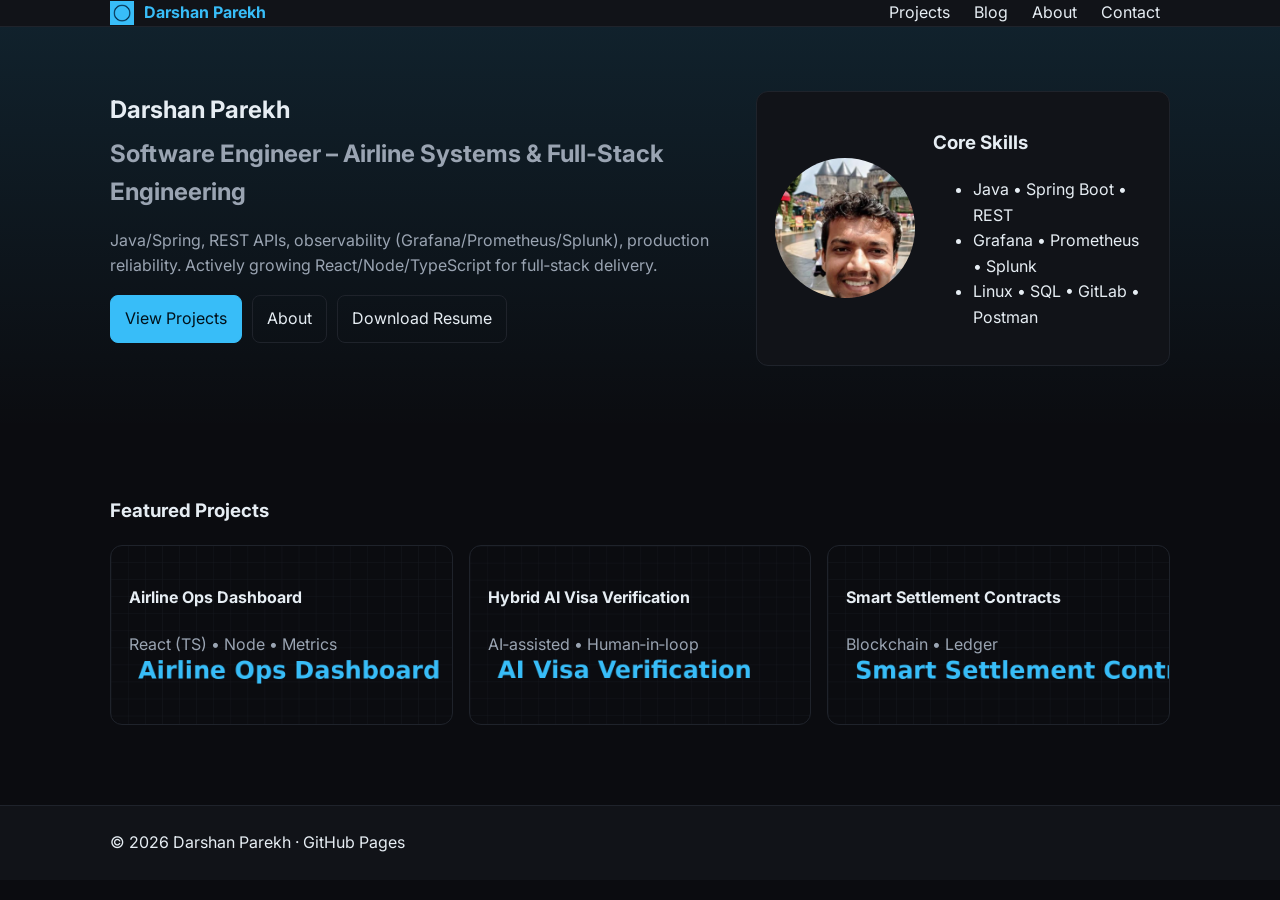
<file: index.html>
<!doctype html><html lang='en'><head><title>Darshan Parekh – Portfolio</title>
  <meta charset='utf-8'/>
  <meta name='viewport' content='width=device-width, initial-scale=1'/>
  <link rel='icon' href='favicon.ico'>
  <link rel='preconnect' href='https://fonts.googleapis.com'>
  <link href='https://fonts.googleapis.com/css2?family=Inter:wght@400;600;700&display=swap' rel='stylesheet'>
  <link rel='stylesheet' href='assets/css/styles.css'>
  <meta property='og:image' content='assets/img/og-image.png'>
</head><body>

<header class='header'>
  <div class='container bar'>
    <a class='brand' href='index.html'><img src='assets/img/favicon-32.png' alt=''> Darshan Parekh</a>
    <nav class='nav'>
      <a href='projects.html'>Projects</a>
      <a href='blog.html'>Blog</a>
      <a href='about.html'>About</a>
      <a href='contact.html'>Contact</a>
    </nav>
  </div>
</header>

<section class='hero'>
  <div class='container grid two'>
    <div>
      <h1>Darshan Parekh</h1>
      <h2>Software Engineer – Airline Systems & Full‑Stack Engineering</h2>
      <p class='lead'>Java/Spring, REST APIs, observability (Grafana/Prometheus/Splunk), production reliability. Actively growing React/Node/TypeScript for full‑stack delivery.</p>
      <div class='cta'>
        <a class='btn primary' href='projects.html'>View Projects</a>
        <a class='btn' href='about.html'>About</a>
        <a class='btn' href='Darshan_Parekh_Resume_Emirates_FullStack_SSE.docx' download>Download Resume</a>
      </div>
    </div>
    <div class='card profile'>
      <img src='assets/img/profile.jpg' alt='Profile'>
      <div>
        <h3>Core Skills</h3>
        <ul>
          <li>Java • Spring Boot • REST</li>
          <li>Grafana • Prometheus • Splunk</li>
          <li>Linux • SQL • GitLab • Postman</li>
        </ul>
      </div>
    </div>
  </div>
</section>
<section class='section'>
  <div class='container'>
    <h3>Featured Projects</h3>
    <div class='cards'>
      <article class='card thumb' style="background-image:url('assets/img/thumb1.png')"><h4>Airline Ops Dashboard</h4><p class='muted'>React (TS) • Node • Metrics</p></article>
      <article class='card thumb' style="background-image:url('assets/img/thumb2.png')"><h4>Hybrid AI Visa Verification</h4><p class='muted'>AI‑assisted • Human‑in‑loop</p></article>
      <article class='card thumb' style="background-image:url('assets/img/thumb3.png')"><h4>Smart Settlement Contracts</h4><p class='muted'>Blockchain • Ledger</p></article>
    </div>
  </div>
</section>

<footer class='site-footer'>
  <div class='container'>© 2026 Darshan Parekh · GitHub Pages</div>
</footer>

</body></html>
</file>
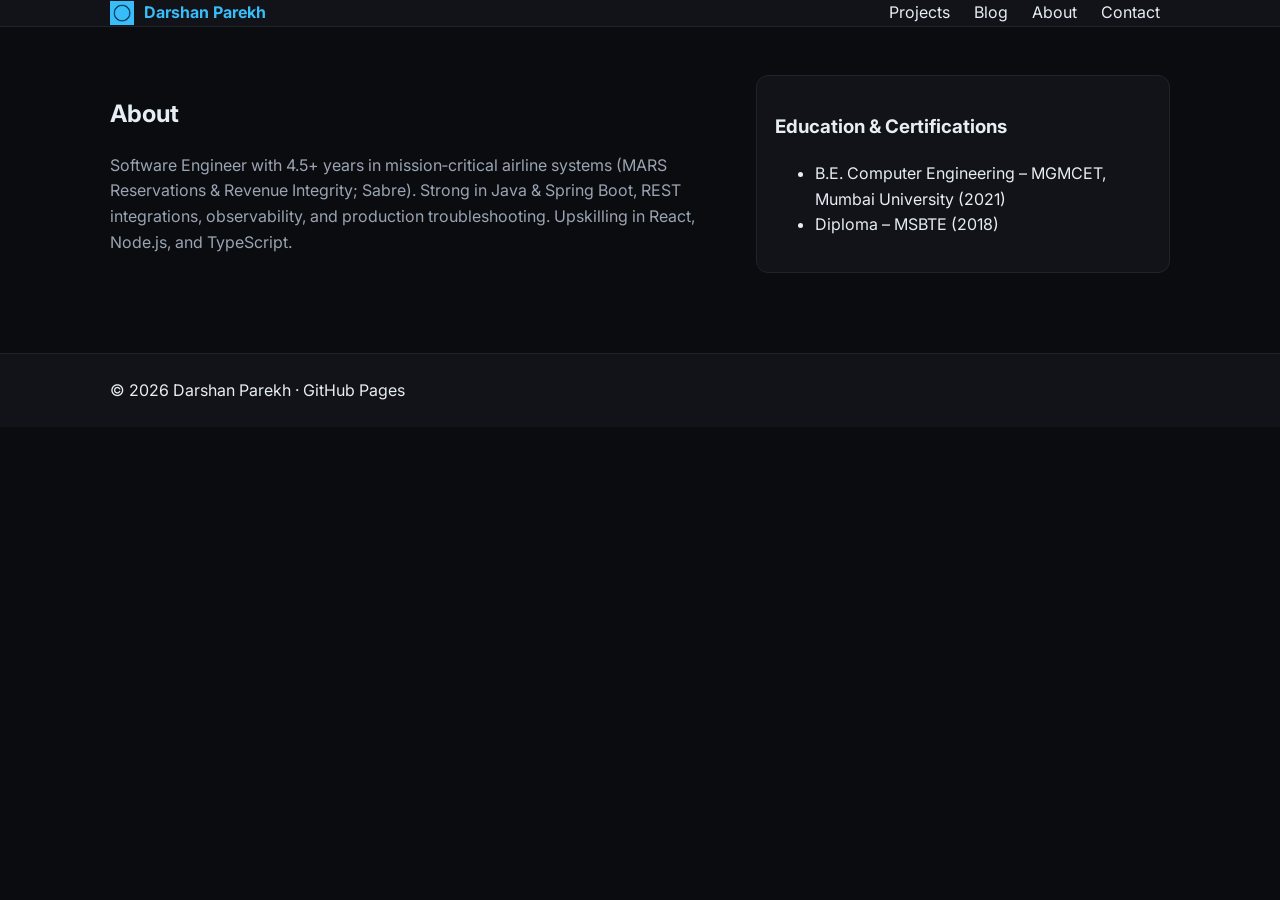
<file: about.html>
<!doctype html><html lang='en'><head><title>About – Darshan Parekh</title>
  <meta charset='utf-8'/>
  <meta name='viewport' content='width=device-width, initial-scale=1'/>
  <link rel='icon' href='favicon.ico'>
  <link rel='preconnect' href='https://fonts.googleapis.com'>
  <link href='https://fonts.googleapis.com/css2?family=Inter:wght@400;600;700&display=swap' rel='stylesheet'>
  <link rel='stylesheet' href='assets/css/styles.css'>
  <meta property='og:image' content='assets/img/og-image.png'>
</head><body>

<header class='header'>
  <div class='container bar'>
    <a class='brand' href='index.html'><img src='assets/img/favicon-32.png' alt=''> Darshan Parekh</a>
    <nav class='nav'>
      <a href='projects.html'>Projects</a>
      <a href='blog.html'>Blog</a>
      <a href='about.html'>About</a>
      <a href='contact.html'>Contact</a>
    </nav>
  </div>
</header>

<section class='section'><div class='container grid two'>
<div>
<h1>About</h1>
<p class='lead'>Software Engineer with 4.5+ years in mission‑critical airline systems (MARS Reservations & Revenue Integrity; Sabre). Strong in Java & Spring Boot, REST integrations, observability, and production troubleshooting. Upskilling in React, Node.js, and TypeScript.</p>
</div>
<div class='card'>
<h3>Education & Certifications</h3>
<ul><li>B.E. Computer Engineering – MGMCET, Mumbai University (2021)</li><li>Diploma – MSBTE (2018)</li></ul>
</div>
</div></section>

<footer class='site-footer'>
  <div class='container'>© 2026 Darshan Parekh · GitHub Pages</div>
</footer>

</body></html>
</file>
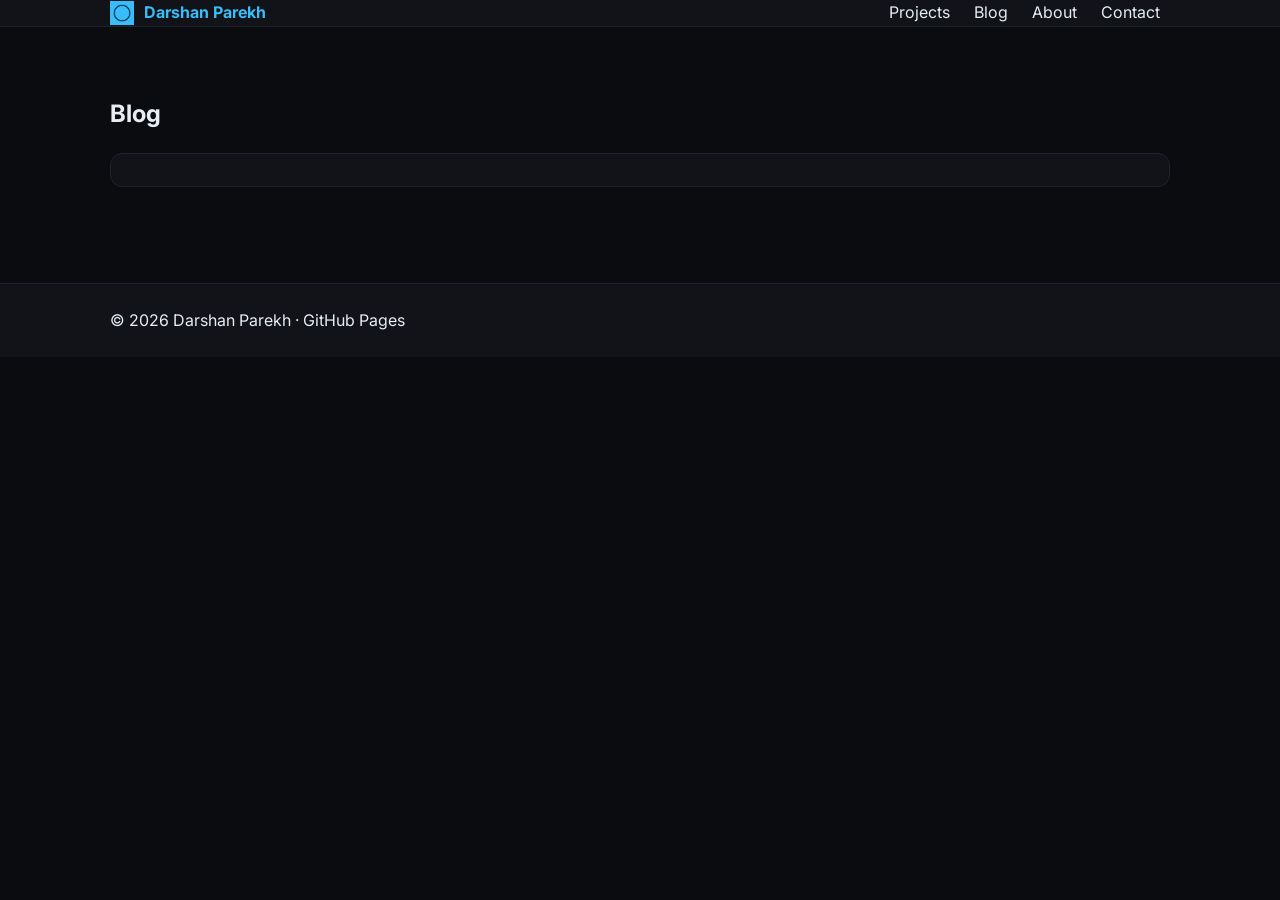
<file: blog.html>
<!doctype html><html lang='en'><head><title>Blog – Darshan Parekh</title>
  <meta charset='utf-8'/>
  <meta name='viewport' content='width=device-width, initial-scale=1'/>
  <link rel='icon' href='favicon.ico'>
  <link rel='preconnect' href='https://fonts.googleapis.com'>
  <link href='https://fonts.googleapis.com/css2?family=Inter:wght@400;600;700&display=swap' rel='stylesheet'>
  <link rel='stylesheet' href='assets/css/styles.css'>
  <meta property='og:image' content='assets/img/og-image.png'>
</head><body>

<header class='header'>
  <div class='container bar'>
    <a class='brand' href='index.html'><img src='assets/img/favicon-32.png' alt=''> Darshan Parekh</a>
    <nav class='nav'>
      <a href='projects.html'>Projects</a>
      <a href='blog.html'>Blog</a>
      <a href='about.html'>About</a>
      <a href='contact.html'>Contact</a>
    </nav>
  </div>
</header>

<section class='section'><div class='container'>
<h1>Blog</h1>
<ul id='blog-list' class='card' style='list-style:none;padding:16px'></ul>
</div></section>

<footer class='site-footer'>
  <div class='container'>© 2026 Darshan Parekh · GitHub Pages</div>
</footer>

</body></html>
</file>
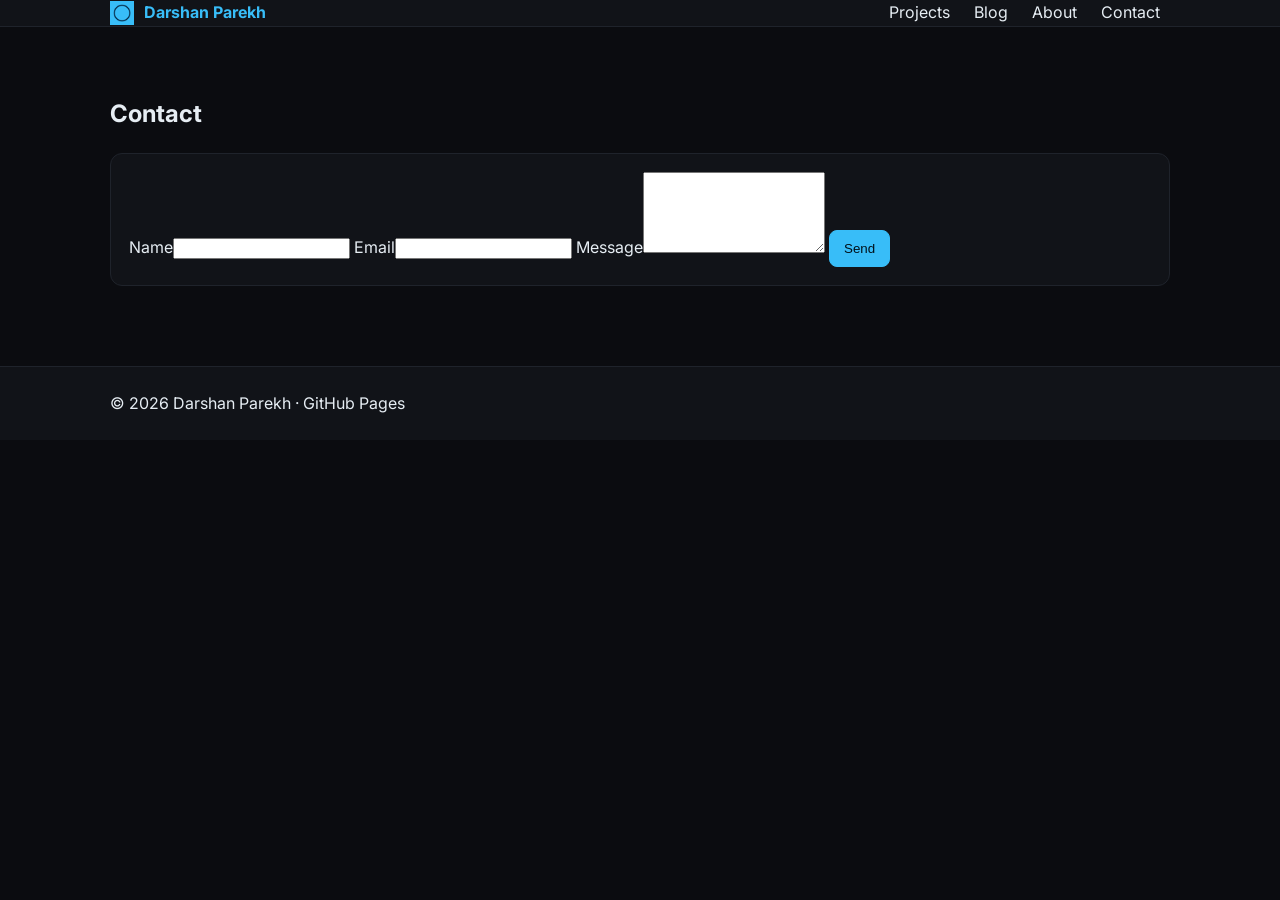
<file: contact.html>
<!doctype html><html lang='en'><head><title>Contact – Darshan Parekh</title>
  <meta charset='utf-8'/>
  <meta name='viewport' content='width=device-width, initial-scale=1'/>
  <link rel='icon' href='favicon.ico'>
  <link rel='preconnect' href='https://fonts.googleapis.com'>
  <link href='https://fonts.googleapis.com/css2?family=Inter:wght@400;600;700&display=swap' rel='stylesheet'>
  <link rel='stylesheet' href='assets/css/styles.css'>
  <meta property='og:image' content='assets/img/og-image.png'>
</head><body>

<header class='header'>
  <div class='container bar'>
    <a class='brand' href='index.html'><img src='assets/img/favicon-32.png' alt=''> Darshan Parekh</a>
    <nav class='nav'>
      <a href='projects.html'>Projects</a>
      <a href='blog.html'>Blog</a>
      <a href='about.html'>About</a>
      <a href='contact.html'>Contact</a>
    </nav>
  </div>
</header>

<section class='section'><div class='container'>
<h1>Contact</h1>
<form class='card' data-js='contact' action='https://formspree.io/f/xyyrrpqa' method='POST'>
  <label>Name<input name='name' required></label>
  <label>Email<input type='email' name='email' required></label>
  <label>Message<textarea name='message' rows='5' required></textarea></label>
  <button class='btn primary' type='submit'>Send</button>
  <div id='contact-status'></div>
</form>
</div></section>

<footer class='site-footer'>
  <div class='container'>© 2026 Darshan Parekh · GitHub Pages</div>
</footer>

</body></html>
</file>
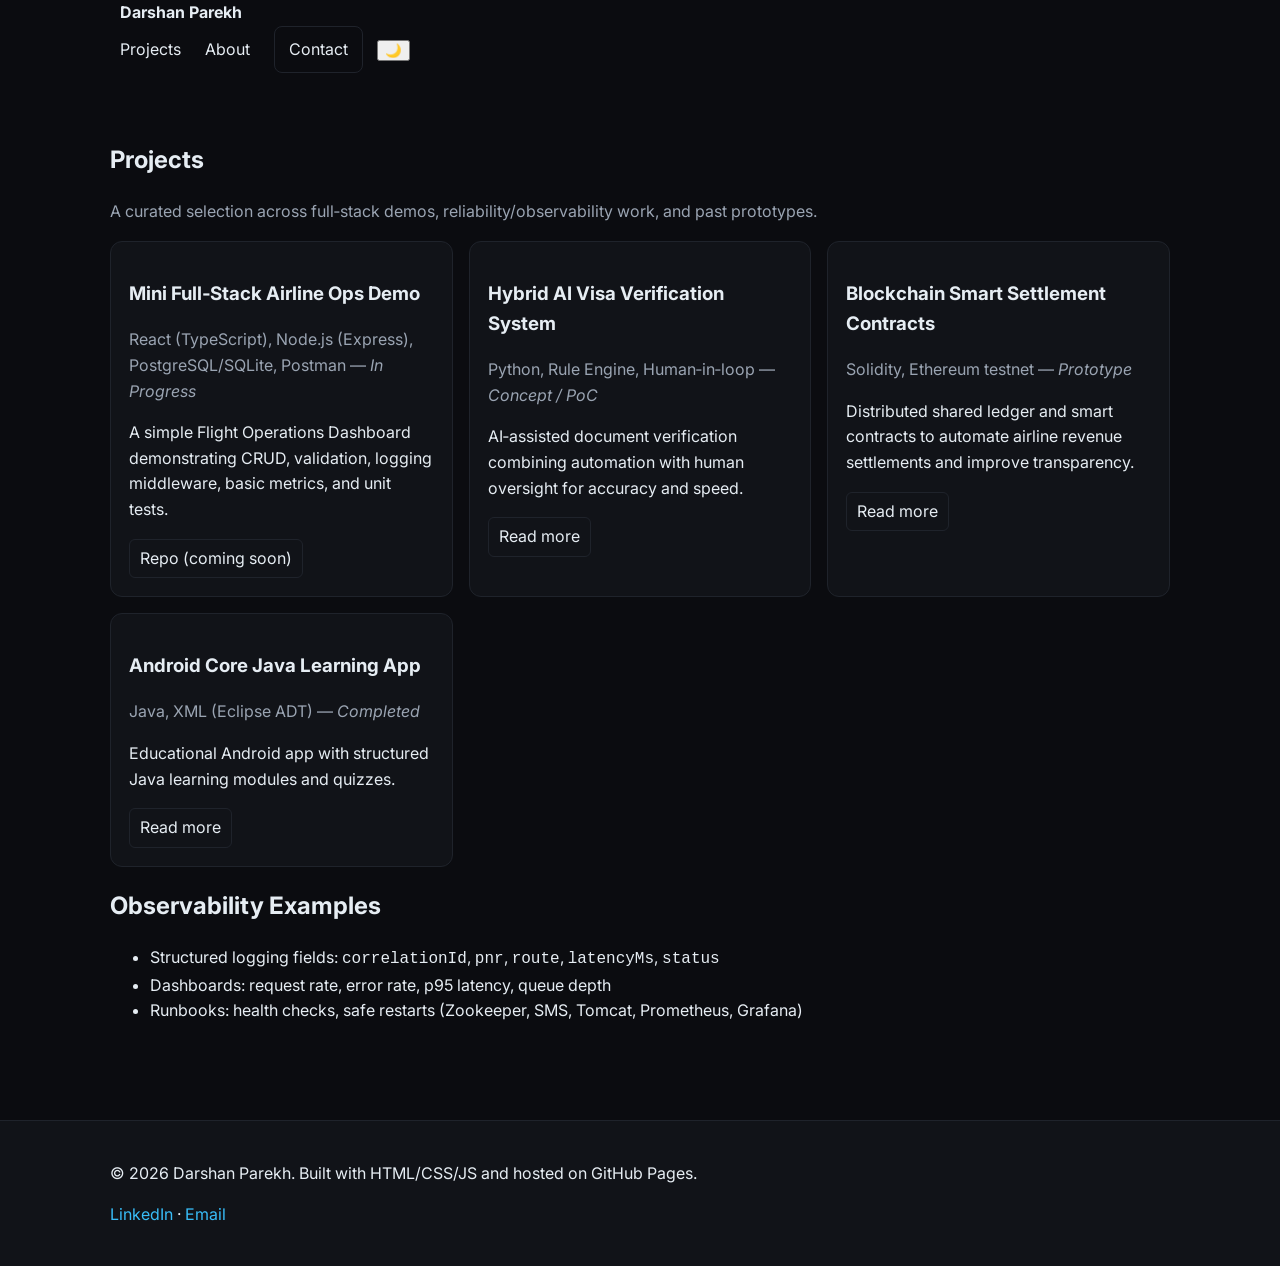
<file: projects.html>
<!doctype html>
<html lang='en'>

    <head>
      <meta charset='utf-8'/>
      <meta name='viewport' content='width=device-width, initial-scale=1'/>
      <title>Projects – Darshan Parekh</title>
      <meta name='description' content='Portfolio projects and engineering artifacts'>
      <link rel='preconnect' href='https://fonts.googleapis.com'>
      <link href='https://fonts.googleapis.com/css2?family=Inter:wght@400;600;700&display=swap' rel='stylesheet'>
      <link rel='stylesheet' href='assets/css/styles.css'>
      <script defer src='assets/js/main.js'></script>
      <link rel='icon' href='data:;base64,iVBORw0KGgo='>
      <meta property="og:title" content="Projects – Darshan Parekh">
      <meta property="og:description" content="Portfolio projects and engineering artifacts">
      <meta property="og:type" content="website">
      <script type="application/ld+json">{"@context": "https://schema.org", "@type": "Person", "name": "Darshan Parekh", "jobTitle": "Software Engineer \u2013 Airline Systems & Full\u2011Stack Engineering", "email": "mailto:darshan.parekh@emirates.com", "telephone": "+971 56 971 3900", "url": "./index.html", "sameAs": ["https://www.linkedin.com/in/darshan-parekh-32807013a/"]}</script>
    </head>
    
<body>

<header class='site-header'>
  <div class='container nav'>
    <a class='brand' href='index.html'>Darshan Parekh</a>
    <nav>
      <a href='projects.html'>Projects</a>
      <a href='about.html'>About</a>
      <a class='btn' href='mailto:darshan.parekh@emirates.com'>Contact</a>
      <button id='themeToggle' aria-label='Toggle dark mode'>🌙</button>
    </nav>
  </div>
</header>

<section class='section'>
  <div class='container'>
    <h1>Projects</h1>
    <p class='lead'>A curated selection across full‑stack demos, reliability/observability work, and past prototypes.</p>
    <div class='cards'>
      <article class='card'><h3>Mini Full‑Stack Airline Ops Demo</h3><p class='muted'>React (TypeScript), Node.js (Express), PostgreSQL/SQLite, Postman — <em>In Progress</em></p><p>A simple Flight Operations Dashboard demonstrating CRUD, validation, logging middleware, basic metrics, and unit tests.</p><div class='row'><a class='btn small' href='#'>Repo (coming soon)</a></div></article><article class='card'><h3>Hybrid AI Visa Verification System</h3><p class='muted'>Python, Rule Engine, Human‑in‑loop — <em>Concept / PoC</em></p><p>AI‑assisted document verification combining automation with human oversight for accuracy and speed.</p><div class='row'><a class='btn small' href='#'>Read more</a></div></article><article class='card'><h3>Blockchain Smart Settlement Contracts</h3><p class='muted'>Solidity, Ethereum testnet — <em>Prototype</em></p><p>Distributed shared ledger and smart contracts to automate airline revenue settlements and improve transparency.</p><div class='row'><a class='btn small' href='#'>Read more</a></div></article><article class='card'><h3>Android Core Java Learning App</h3><p class='muted'>Java, XML (Eclipse ADT) — <em>Completed</em></p><p>Educational Android app with structured Java learning modules and quizzes.</p><div class='row'><a class='btn small' href='#'>Read more</a></div></article>
    </div>

    <h2>Observability Examples</h2>
    <ul>
      <li>Structured logging fields: <code>correlationId</code>, <code>pnr</code>, <code>route</code>, <code>latencyMs</code>, <code>status</code></li>
      <li>Dashboards: request rate, error rate, p95 latency, queue depth</li>
      <li>Runbooks: health checks, safe restarts (Zookeeper, SMS, Tomcat, Prometheus, Grafana)</li>
    </ul>
  </div>
</section>

<footer class='site-footer'>
  <div class='container'>
    <p>© 2026 Darshan Parekh. Built with HTML/CSS/JS and hosted on GitHub Pages.</p>
    <p><a href='https://www.linkedin.com/in/darshan-parekh-32807013a/' target='_blank' rel='noopener'>LinkedIn</a> · <a href='mailto:darshan.parekh@emirates.com'>Email</a></p>
  </div>
</footer>

</body>
</html>
</file>
<file: assets/css/styles.css>
:root{--bg:#0b0c10;--panel:#111318;--text:#e6edf3;--muted:#9aa4b2;--brand:#38bdf8;--accent:#34d399;--border:#1f232b}
*{box-sizing:border-box}html,body{height:100%}body{margin:0;font:16px/1.6 Inter,system-ui,-apple-system,Segoe UI,Roboto;background:var(--bg);color:var(--text)}a{color:var(--brand);text-decoration:none}a:hover{text-decoration:underline}
.container{max-width:1100px;margin:0 auto;padding:0 20px}
.header{position:sticky;top:0;background:var(--panel);border-bottom:1px solid var(--border);z-index:10}
.header .bar{display:flex;align-items:center;justify-content:space-between}
.brand{display:flex;align-items:center;gap:10px;font-weight:700}
.brand img{width:24px;height:24px}
.nav a{margin:0 10px;color:var(--text)}
.hero{padding:64px 0;background:linear-gradient(180deg,rgba(56,189,248,.12),transparent)}
.hero h1{margin:0}
.hero h2{margin:6px 0 14px;color:var(--muted)}
.lead{color:var(--muted)}
.cta{margin-top:16px;display:flex;gap:10px;flex-wrap:wrap}
.btn{display:inline-block;border:1px solid var(--border);padding:10px 14px;border-radius:8px;color:var(--text);background:transparent}
.btn:hover{background:var(--panel)}
.btn.primary{background:var(--brand);border-color:var(--brand);color:#00111a}
.btn.small{padding:6px 10px;border-radius:6px}
.grid.two{display:grid;grid-template-columns:1.2fr .8fr;gap:24px}
@media(max-width:900px){.grid.two{grid-template-columns:1fr}}
.card{background:var(--panel);border:1px solid var(--border);border-radius:12px;padding:18px}
.profile{display:flex;align-items:center;gap:18px}
.profile img{width:140px;height:140px;border-radius:50%;object-fit:cover}
.section{padding:48px 0}
.section.alt{background:var(--panel);border-top:1px solid var(--border);border-bottom:1px solid var(--border)}
.cards{display:grid;grid-template-columns:repeat(3,1fr);gap:16px}
@media(max-width:1000px){.cards{grid-template-columns:repeat(2,1fr)}}
@media(max-width:650px){.cards{grid-template-columns:1fr}}
.thumb{background-position:center;background-size:cover;min-height:180px;border-radius:12px}
.muted{color:var(--muted)}
.site-footer{border-top:1px solid var(--border);background:var(--panel);padding:24px 0;margin-top:32px}
.success,.error{padding:12px;border-radius:8px}
.success{background:#052e1d;color:#d1fae5;border:1px solid #065f46}
.error{background:#3b0d0d;color:#fee2e2;border:1px solid #7f1d1d}
</file>
